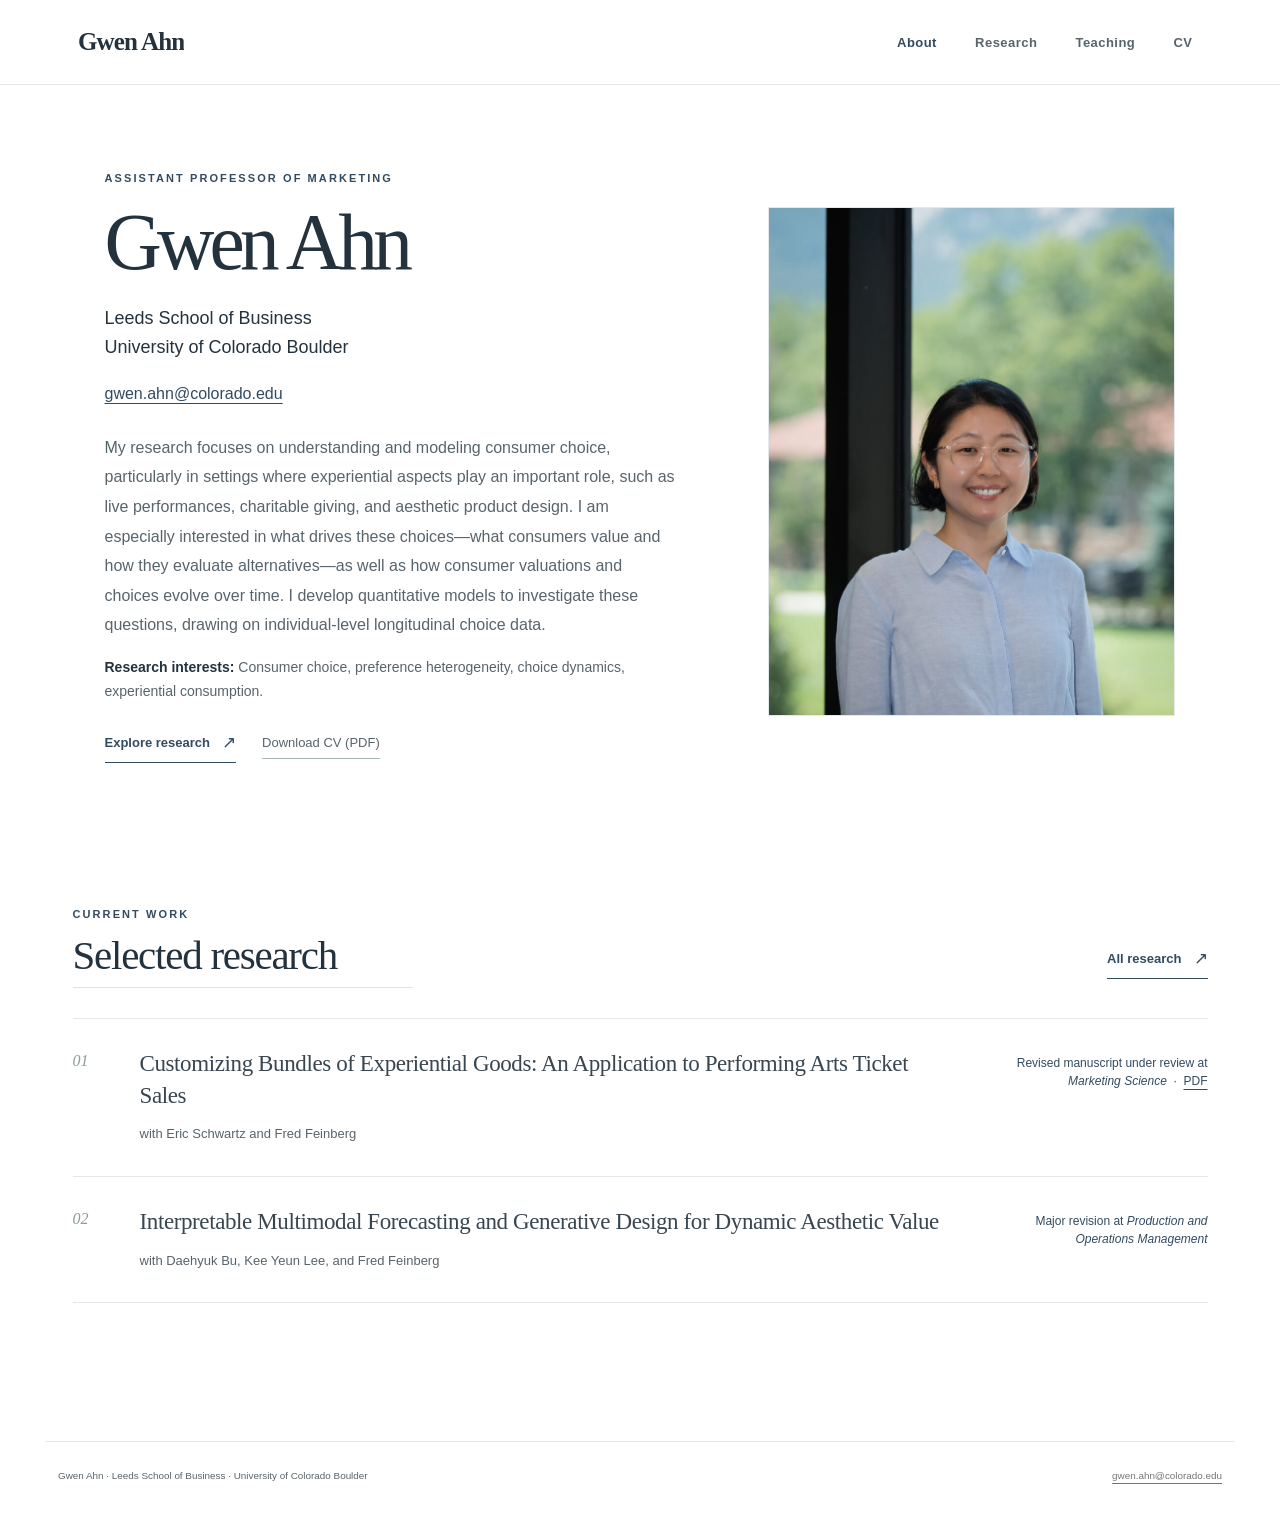
<file: index.html>
<!DOCTYPE html>
<html xmlns="http://www.w3.org/1999/xhtml" lang="en" xml:lang="en"><head>

<meta charset="utf-8">
<meta name="generator" content="quarto-1.10.19">

<meta name="viewport" content="width=device-width, initial-scale=1.0, user-scalable=yes">


<title>About | Gwen Ahn – Gwen Ahn</title>
<style>
/* Default styles provided by pandoc.
** See https://pandoc.org/MANUAL.html#variables-for-html for config info.
*/
span.smallcaps{font-variant: small-caps;}
div.columns{display: flex; gap: 1.5em;}
div.column{flex: auto;}
@media screen {
div.columns{gap: min(4vw, 1.5em);}
div.column{overflow-x: auto;}
}
div.hanging-indent{margin-left: 1.5em; text-indent: -1.5em;}
ul.task-list{list-style: none;}
ul.task-list li input[type="checkbox"] {
  width: 0.8em;
  margin: 0 0.8em 0.2em -1em; /* quarto-specific, see https://github.com/quarto-dev/quarto-cli/issues/4556 */ 
  vertical-align: middle;
}
</style>


<script src="site_libs/quarto-nav/quarto-nav.js"></script>
<script src="site_libs/quarto-nav/headroom.min.js"></script>
<script src="site_libs/clipboard/clipboard.min.js"></script>
<script src="site_libs/quarto-search/autocomplete.umd.js"></script>
<script src="site_libs/quarto-search/fuse.min.js"></script>
<script src="site_libs/quarto-search/quarto-search.js"></script>
<meta name="quarto:offset" content="./">
<script src="site_libs/quarto-html/quarto.js" type="module"></script>
<script src="site_libs/quarto-html/tabsets/tabsets.js" type="module"></script>
<script src="site_libs/quarto-html/popper.min.js"></script>
<script src="site_libs/quarto-html/tippy.umd.min.js"></script>
<link href="site_libs/quarto-html/tippy.css" rel="stylesheet">
<link href="site_libs/quarto-html/quarto-syntax-highlighting-bf27225e3a48a9273f3daa8f8e829971.css" rel="stylesheet" id="quarto-text-highlighting-styles">
<script src="site_libs/bootstrap/bootstrap.min.js"></script>
<link href="site_libs/bootstrap/bootstrap-icons.css" rel="stylesheet">
<link href="site_libs/bootstrap/bootstrap-abc8c7874d3f3378f238540e9d5dee21.min.css" rel="stylesheet" append-hash="true" id="quarto-bootstrap" data-mode="light">
<script id="quarto-search-options" type="application/json">{
  "location": "navbar",
  "copy-button": false,
  "collapse-after": 3,
  "panel-placement": "end",
  "type": "overlay",
  "limit": 50,
  "keyboard-shortcut": [
    "f",
    "/",
    "s"
  ],
  "show-item-context": false,
  "language": {
    "search-no-results-text": "No results",
    "search-matching-documents-text": "matching documents",
    "search-copy-link-title": "Copy link to search",
    "search-hide-matches-text": "Hide additional matches",
    "search-more-match-text": "more match in this document",
    "search-more-matches-text": "more matches in this document",
    "search-clear-button-title": "Clear",
    "search-text-placeholder": "",
    "search-detached-cancel-button-title": "Cancel",
    "search-submit-button-title": "Submit",
    "search-label": "Search"
  }
}</script>
<style>html{ scroll-behavior: smooth; }</style>


<link rel="stylesheet" href="styles.css">
<meta property="og:title" content="About | Gwen Ahn – Gwen Ahn">
<meta property="og:image" content="https://gwenahn.com/assets/headshot.jpg">
<meta property="og:site_name" content="Gwen Ahn">
<meta property="og:image:alt" content="Gwen Ahn">
</head>

<body class="nav-fixed quarto-light">

<div id="quarto-search-results"></div>
  <header id="quarto-header" class="headroom fixed-top">
    <nav class="navbar navbar-expand-lg " data-bs-theme="dark">
      <div class="navbar-container container-fluid">
      <div class="navbar-brand-container mx-auto">
    <a class="navbar-brand" href="./index.html">
    <span class="navbar-title">Gwen Ahn</span>
    </a>
  </div>
          <button class="navbar-toggler" type="button" data-bs-toggle="collapse" data-bs-target="#navbarCollapse" aria-controls="navbarCollapse" role="menu" aria-expanded="false" aria-label="Toggle navigation" onclick="if (window.quartoToggleHeadroom) { window.quartoToggleHeadroom(); }">
  <span class="navbar-toggler-icon"></span>
</button>
          <div class="collapse navbar-collapse" id="navbarCollapse">
            <ul class="navbar-nav navbar-nav-scroll ms-auto">
  <li class="nav-item">
    <a class="nav-link active" href="./index.html" aria-current="page"> 
<span class="menu-text">About</span></a>
  </li>  
  <li class="nav-item">
    <a class="nav-link" href="./research.html"> 
<span class="menu-text">Research</span></a>
  </li>  
  <li class="nav-item">
    <a class="nav-link" href="./teaching.html"> 
<span class="menu-text">Teaching</span></a>
  </li>  
  <li class="nav-item">
    <a class="nav-link" href="./assets/Gwen_Ahn_CV.pdf"> 
<span class="menu-text">CV</span></a>
  </li>  
</ul>
          </div> <!-- /navcollapse -->
            <div class="quarto-navbar-tools">
</div>
      </div> <!-- /container-fluid -->
    </nav>
</header>
<!-- content -->
<div id="quarto-content" class="quarto-container page-columns page-rows-contents page-layout-full page-navbar">
<!-- sidebar -->
<!-- margin-sidebar -->
    
<!-- main -->
<main class="content column-page" id="quarto-document-content">

<header id="title-block-header" class="quarto-title-block default">
<div class="quarto-title">
<h1 class="title">About | Gwen Ahn</h1>
</div>



<div class="quarto-title-meta column-page">

    
  
    
  </div>
  


</header>


<div class="site-shell">
<section class="hero">
  <div class="hero-copy">
    <div class="eyebrow">Assistant Professor of Marketing</div>
    <h1>Gwen Ahn</h1>
<p class="hero-role">
  Leeds School of Business<br>
  University of Colorado Boulder
</p>
<p class="hero-contact">
  <a href="mailto:gwen.ahn@colorado.edu">gwen.ahn@colorado.edu</a>
</p>
<p class="hero-description">My research focuses on understanding and modeling consumer choice, particularly in settings where experiential aspects play an important role, such as live performances, charitable giving, and aesthetic product design.
I am especially interested in what drives these choices—what consumers value and how they evaluate alternatives—as well as how consumer valuations and choices evolve over time. I develop quantitative models to investigate these questions, drawing on individual-level longitudinal choice data.
</p>
    <p class="research-interests"><strong>Research interests:</strong> Consumer choice, preference heterogeneity, choice dynamics, experiential consumption.</p>
    <div class="hero-links"><a class="text-link" href="research.html">Explore research</a><a class="secondary-link" href="assets/Gwen_Ahn_CV.pdf">Download CV (PDF)</a></div>
  </div>
  <figure class="hero-portrait figure">
    <img class="headshot figure-img" src="assets/headshot.jpg" alt="Gwen Ahn">
  </figure>
</section>
</div>

<section class="section-wrap">
 <div class="section-header"><div><div class="eyebrow">Current work</div><h2>Selected research</h2></div><a class="text-link" href="research.html">All research</a></div>
<article class="research-entry">
  <span class="entry-number">01</span>
  <div>
    <h3 class="entry-title">Customizing Bundles of Experiential Goods: An Application to Performing Arts Ticket Sales</h3>
    <p class="entry-authors">with Eric Schwartz and Fred Feinberg</p>
  </div>
  <div class="entry-status">
    Revised manuscript under review at <em>Marketing Science</em>
    &nbsp;·&nbsp;
    <a href="https://www.dropbox.com/scl/fi/5rtzil664ib4hyb0khv69/Customizing-Bundles-of-Experiential-Goods_October2026.pdf?rlkey=ipe2bib7w72dfsyi358u3fqth&amp;dl=0" target="_blank" rel="noopener noreferrer">PDF</a>
  </div>
</article>
<article class="research-entry"><span class="entry-number">02</span><div><h3 class="entry-title">Interpretable Multimodal Forecasting and Generative Design for Dynamic Aesthetic Value</h3><p class="entry-authors">with Daehyuk Bu, Kee Yeun Lee, and Fred Feinberg</p></div><div class="entry-status">Major revision at <em>Production and Operations Management</em></div></article>
</section>



</main> <!-- /main -->
<script id="quarto-html-after-body" type="application/javascript">
  window.document.addEventListener("DOMContentLoaded", function (event) {
    const isCodeAnnotation = (el) => {
      for (const clz of el.classList) {
        if (clz.startsWith('code-annotation-')) {                     
          return true;
        }
      }
      return false;
    }
    const onCopySuccess = function(e) {
      // button target
      const button = e.trigger;
      // don't keep focus
      button.blur();
      // flash "checked"
      button.classList.add('code-copy-button-checked');
      var currentTitle = button.getAttribute("title");
      button.setAttribute("title", "Copied!");
      let tooltip;
      if (window.bootstrap) {
        button.setAttribute("data-bs-toggle", "tooltip");
        button.setAttribute("data-bs-placement", "left");
        button.setAttribute("data-bs-title", "Copied!");
        tooltip = new bootstrap.Tooltip(button, 
          { trigger: "manual", 
            customClass: "code-copy-button-tooltip",
            offset: [0, -8]});
        tooltip.show();    
      }
      setTimeout(function() {
        if (tooltip) {
          tooltip.hide();
          button.removeAttribute("data-bs-title");
          button.removeAttribute("data-bs-toggle");
          button.removeAttribute("data-bs-placement");
        }
        button.setAttribute("title", currentTitle);
        button.classList.remove('code-copy-button-checked');
      }, 1000);
      // clear code selection
      e.clearSelection();
    }
    const getTextToCopy = function(trigger) {
      const outerScaffold = trigger.parentElement.cloneNode(true);
      const codeEl = outerScaffold.querySelector('code');
      for (const childEl of codeEl.children) {
        if (isCodeAnnotation(childEl)) {
          childEl.remove();
        }
      }
      return codeEl.innerText;
    }
    const clipboard = new window.ClipboardJS('.code-copy-button:not([data-in-quarto-modal])', {
      text: getTextToCopy
    });
    clipboard.on('success', onCopySuccess);
    if (window.document.getElementById('quarto-embedded-source-code-modal')) {
      const clipboardModal = new window.ClipboardJS('.code-copy-button[data-in-quarto-modal]', {
        text: getTextToCopy,
        container: window.document.getElementById('quarto-embedded-source-code-modal')
      });
      clipboardModal.on('success', onCopySuccess);
    }
      var localhostRegex = new RegExp(/^(?:http|https):\/\/localhost\:?[0-9]*\//);
      var mailtoRegex = new RegExp(/^mailto:/);
        var filterRegex = new RegExp("https:\/\/gwenahn\.com");
      var isInternal = (href) => {
          return filterRegex.test(href) || localhostRegex.test(href) || mailtoRegex.test(href);
      }
      // Inspect non-navigation links and adorn them if external
     var links = window.document.querySelectorAll('a[href]:not(.nav-link):not(.navbar-brand):not(.toc-action):not(.sidebar-link):not(.sidebar-item-toggle):not(.pagination-link):not(.no-external):not([aria-hidden]):not(.dropdown-item):not(.quarto-navigation-tool):not(.about-link)');
      for (var i=0; i<links.length; i++) {
        const link = links[i];
        if (!isInternal(link.href)) {
          // undo the damage that might have been done by quarto-nav.js in the case of
          // links that we want to consider external
          if (link.dataset.originalHref !== undefined) {
            link.href = link.dataset.originalHref;
          }
        }
      }
    function tippyHover(el, contentFn, onTriggerFn, onUntriggerFn) {
      const config = {
        allowHTML: true,
        maxWidth: 500,
        delay: 100,
        arrow: false,
        appendTo: function(el) {
            return el.parentElement;
        },
        interactive: true,
        interactiveBorder: 10,
        theme: 'quarto',
        placement: 'bottom-start',
      };
      if (contentFn) {
        config.content = contentFn;
      }
      if (onTriggerFn) {
        config.onTrigger = onTriggerFn;
      }
      if (onUntriggerFn) {
        config.onUntrigger = onUntriggerFn;
      }
      window.tippy(el, config); 
    }
    const noterefs = window.document.querySelectorAll('a[role="doc-noteref"]');
    for (var i=0; i<noterefs.length; i++) {
      const ref = noterefs[i];
      tippyHover(ref, function() {
        // use id or data attribute instead here
        let href = ref.getAttribute('data-footnote-href') || ref.getAttribute('href');
        try { href = new URL(href).hash; } catch {}
        const id = href.replace(/^#\/?/, "");
        const note = window.document.getElementById(id);
        if (note) {
          return note.innerHTML;
        } else {
          return "";
        }
      });
    }
    const xrefs = window.document.querySelectorAll('a.quarto-xref');
    const processXRef = (id, note) => {
      // Strip column container classes
      const stripColumnClz = (el) => {
        el.classList.remove("page-full", "page-columns");
        if (el.children) {
          for (const child of el.children) {
            stripColumnClz(child);
          }
        }
      }
      stripColumnClz(note)
      if (id === null || id.startsWith('sec-')) {
        // Special case sections, only their first couple elements
        const container = document.createElement("div");
        if (note.children && note.children.length > 2) {
          container.appendChild(note.children[0].cloneNode(true));
          for (let i = 1; i < note.children.length; i++) {
            const child = note.children[i];
            if (child.tagName === "P" && child.innerText === "") {
              continue;
            } else {
              container.appendChild(child.cloneNode(true));
              break;
            }
          }
          if (window.Quarto?.typesetMath) {
            window.Quarto.typesetMath(container);
          }
          return container.innerHTML
        } else {
          if (window.Quarto?.typesetMath) {
            window.Quarto.typesetMath(note);
          }
          return note.innerHTML;
        }
      } else {
        // Remove any anchor links if they are present
        const anchorLink = note.querySelector('a.anchorjs-link');
        if (anchorLink) {
          anchorLink.remove();
        }
        if (window.Quarto?.typesetMath) {
          window.Quarto.typesetMath(note);
        }
        if (note.classList.contains("callout")) {
          return note.outerHTML;
        } else {
          return note.innerHTML;
        }
      }
    }
    for (var i=0; i<xrefs.length; i++) {
      const xref = xrefs[i];
      tippyHover(xref, undefined, function(instance) {
        instance.disable();
        let url = xref.getAttribute('href');
        let hash = undefined; 
        if (url.startsWith('#')) {
          hash = url;
        } else {
          try { hash = new URL(url).hash; } catch {}
        }
        if (hash) {
          const id = hash.replace(/^#\/?/, "");
          const note = window.document.getElementById(id);
          if (note !== null) {
            try {
              const html = processXRef(id, note.cloneNode(true));
              instance.setContent(html);
            } finally {
              instance.enable();
              instance.show();
            }
          } else {
            // See if we can fetch this
            fetch(url.split('#')[0])
            .then(res => res.text())
            .then(html => {
              const parser = new DOMParser();
              const htmlDoc = parser.parseFromString(html, "text/html");
              const note = htmlDoc.getElementById(id);
              if (note !== null) {
                const html = processXRef(id, note);
                instance.setContent(html);
              } 
            }).finally(() => {
              instance.enable();
              instance.show();
            });
          }
        } else {
          // See if we can fetch a full url (with no hash to target)
          // This is a special case and we should probably do some content thinning / targeting
          fetch(url)
          .then(res => res.text())
          .then(html => {
            const parser = new DOMParser();
            const htmlDoc = parser.parseFromString(html, "text/html");
            const note = htmlDoc.querySelector('main.content');
            if (note !== null) {
              // This should only happen for chapter cross references
              // (since there is no id in the URL)
              // remove the first header
              if (note.children.length > 0 && note.children[0].tagName === "HEADER") {
                note.children[0].remove();
              }
              const html = processXRef(null, note);
              instance.setContent(html);
            } 
          }).finally(() => {
            instance.enable();
            instance.show();
          });
        }
      }, function(instance) {
      });
    }
        let selectedAnnoteEl;
        const selectorForAnnotation = ( cell, annotation) => {
          let cellAttr = 'data-code-cell="' + cell + '"';
          let lineAttr = 'data-code-annotation="' +  annotation + '"';
          const selector = 'span[' + cellAttr + '][' + lineAttr + ']';
          return selector;
        }
        const selectCodeLines = (annoteEl) => {
          const doc = window.document;
          const targetCell = annoteEl.getAttribute("data-target-cell");
          const targetAnnotation = annoteEl.getAttribute("data-target-annotation");
          const annoteSpan = window.document.querySelector(selectorForAnnotation(targetCell, targetAnnotation));
          const lines = annoteSpan.getAttribute("data-code-lines").split(",");
          const lineIds = lines.map((line) => {
            return targetCell + "-" + line;
          })
          let top = null;
          let height = null;
          let parent = null;
          if (lineIds.length > 0) {
              //compute the position of the single el (top and bottom and make a div)
              const el = window.document.getElementById(lineIds[0]);
              top = el.offsetTop;
              height = el.offsetHeight;
              parent = el.parentElement.parentElement;
            if (lineIds.length > 1) {
              const lastEl = window.document.getElementById(lineIds[lineIds.length - 1]);
              const bottom = lastEl.offsetTop + lastEl.offsetHeight;
              height = bottom - top;
            }
            if (top !== null && height !== null && parent !== null) {
              // cook up a div (if necessary) and position it 
              let div = window.document.getElementById("code-annotation-line-highlight");
              if (div === null) {
                div = window.document.createElement("div");
                div.setAttribute("id", "code-annotation-line-highlight");
                div.style.position = 'absolute';
                parent.appendChild(div);
              }
              div.style.top = top - 2 + "px";
              div.style.height = height + 4 + "px";
              div.style.left = 0;
              let gutterDiv = window.document.getElementById("code-annotation-line-highlight-gutter");
              if (gutterDiv === null) {
                gutterDiv = window.document.createElement("div");
                gutterDiv.setAttribute("id", "code-annotation-line-highlight-gutter");
                gutterDiv.style.position = 'absolute';
                const codeCell = window.document.getElementById(targetCell);
                const gutter = codeCell.querySelector('.code-annotation-gutter');
                gutter.appendChild(gutterDiv);
              }
              gutterDiv.style.top = top - 2 + "px";
              gutterDiv.style.height = height + 4 + "px";
            }
            selectedAnnoteEl = annoteEl;
          }
        };
        const unselectCodeLines = () => {
          const elementsIds = ["code-annotation-line-highlight", "code-annotation-line-highlight-gutter"];
          elementsIds.forEach((elId) => {
            const div = window.document.getElementById(elId);
            if (div) {
              div.remove();
            }
          });
          selectedAnnoteEl = undefined;
        };
          // Handle positioning of the toggle
      window.addEventListener(
        "resize",
        throttle(() => {
          elRect = undefined;
          if (selectedAnnoteEl) {
            selectCodeLines(selectedAnnoteEl);
          }
        }, 10)
      );
      function throttle(fn, ms) {
      let throttle = false;
      let timer;
        return (...args) => {
          if(!throttle) { // first call gets through
              fn.apply(this, args);
              throttle = true;
          } else { // all the others get throttled
              if(timer) clearTimeout(timer); // cancel #2
              timer = setTimeout(() => {
                fn.apply(this, args);
                timer = throttle = false;
              }, ms);
          }
        };
      }
        // Attach click handler to the DT
        const annoteDls = window.document.querySelectorAll('dt[data-target-cell]');
        for (const annoteDlNode of annoteDls) {
          annoteDlNode.addEventListener('click', (event) => {
            const clickedEl = event.target;
            if (clickedEl !== selectedAnnoteEl) {
              unselectCodeLines();
              const activeEl = window.document.querySelector('dt[data-target-cell].code-annotation-active');
              if (activeEl) {
                activeEl.classList.remove('code-annotation-active');
              }
              selectCodeLines(clickedEl);
              clickedEl.classList.add('code-annotation-active');
            } else {
              // Unselect the line
              unselectCodeLines();
              clickedEl.classList.remove('code-annotation-active');
            }
          });
        }
    const findCites = (el) => {
      const parentEl = el.parentElement;
      if (parentEl) {
        const cites = parentEl.dataset.cites;
        if (cites) {
          return {
            el,
            cites: cites.split(' ')
          };
        } else {
          return findCites(el.parentElement)
        }
      } else {
        return undefined;
      }
    };
    var bibliorefs = window.document.querySelectorAll('a[role="doc-biblioref"]');
    for (var i=0; i<bibliorefs.length; i++) {
      const ref = bibliorefs[i];
      const citeInfo = findCites(ref);
      if (citeInfo) {
        tippyHover(citeInfo.el, function() {
          var popup = window.document.createElement('div');
          citeInfo.cites.forEach(function(cite) {
            var citeDiv = window.document.createElement('div');
            citeDiv.classList.add('hanging-indent');
            citeDiv.classList.add('csl-entry');
            var biblioDiv = window.document.getElementById('ref-' + cite);
            if (biblioDiv) {
              citeDiv.innerHTML = biblioDiv.innerHTML;
            }
            popup.appendChild(citeDiv);
          });
          return popup.innerHTML;
        });
      }
    }
  });
  </script>
</div> <!-- /content -->
<footer class="footer">
  <div class="nav-footer">
    <div class="nav-footer-left">
<p>Gwen Ahn · Leeds School of Business · University of Colorado Boulder</p>
</div>   
    <div class="nav-footer-center">
      &nbsp;
    </div>
    <div class="nav-footer-right">
<p><a href="mailto:gwen.ahn@colorado.edu">gwen.ahn@colorado.edu</a></p>
</div>
  </div>
</footer>




<script src="site_libs/quarto-html/zenscroll-min.js"></script>
</body></html>
</file>
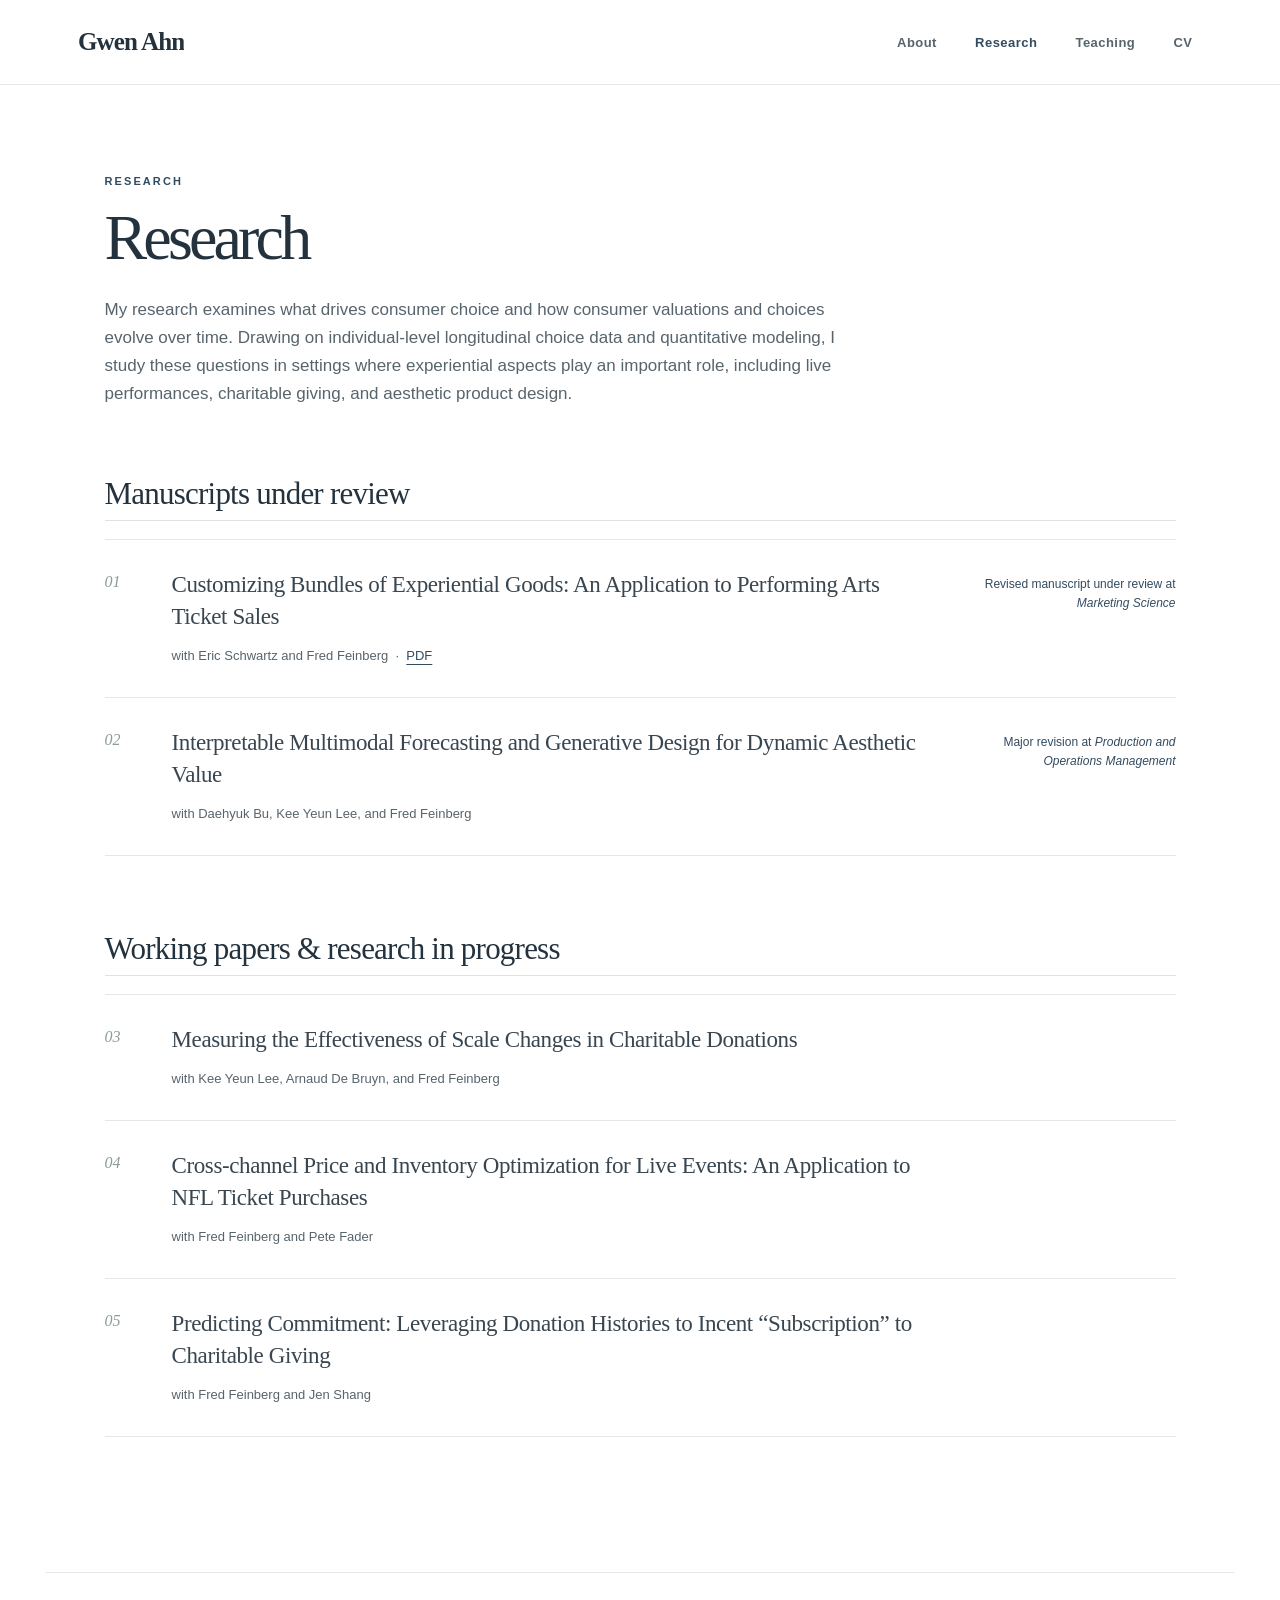
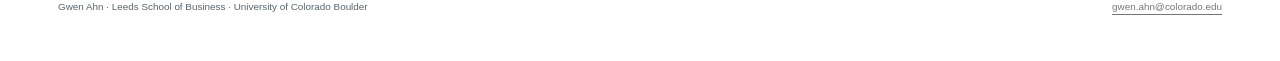
<file: research.html>
<!DOCTYPE html>
<html xmlns="http://www.w3.org/1999/xhtml" lang="en" xml:lang="en"><head>

<meta charset="utf-8">
<meta name="generator" content="quarto-1.10.19">

<meta name="viewport" content="width=device-width, initial-scale=1.0, user-scalable=yes">


<title>Research | Gwen Ahn – Gwen Ahn</title>
<style>
/* Default styles provided by pandoc.
** See https://pandoc.org/MANUAL.html#variables-for-html for config info.
*/
span.smallcaps{font-variant: small-caps;}
div.columns{display: flex; gap: 1.5em;}
div.column{flex: auto;}
@media screen {
div.columns{gap: min(4vw, 1.5em);}
div.column{overflow-x: auto;}
}
div.hanging-indent{margin-left: 1.5em; text-indent: -1.5em;}
ul.task-list{list-style: none;}
ul.task-list li input[type="checkbox"] {
  width: 0.8em;
  margin: 0 0.8em 0.2em -1em; /* quarto-specific, see https://github.com/quarto-dev/quarto-cli/issues/4556 */ 
  vertical-align: middle;
}
</style>


<script src="site_libs/quarto-nav/quarto-nav.js"></script>
<script src="site_libs/quarto-nav/headroom.min.js"></script>
<script src="site_libs/clipboard/clipboard.min.js"></script>
<script src="site_libs/quarto-search/autocomplete.umd.js"></script>
<script src="site_libs/quarto-search/fuse.min.js"></script>
<script src="site_libs/quarto-search/quarto-search.js"></script>
<meta name="quarto:offset" content="./">
<script src="site_libs/quarto-html/quarto.js" type="module"></script>
<script src="site_libs/quarto-html/tabsets/tabsets.js" type="module"></script>
<script src="site_libs/quarto-html/popper.min.js"></script>
<script src="site_libs/quarto-html/tippy.umd.min.js"></script>
<link href="site_libs/quarto-html/tippy.css" rel="stylesheet">
<link href="site_libs/quarto-html/quarto-syntax-highlighting-bf27225e3a48a9273f3daa8f8e829971.css" rel="stylesheet" id="quarto-text-highlighting-styles">
<script src="site_libs/bootstrap/bootstrap.min.js"></script>
<link href="site_libs/bootstrap/bootstrap-icons.css" rel="stylesheet">
<link href="site_libs/bootstrap/bootstrap-abc8c7874d3f3378f238540e9d5dee21.min.css" rel="stylesheet" append-hash="true" id="quarto-bootstrap" data-mode="light">
<script id="quarto-search-options" type="application/json">{
  "location": "navbar",
  "copy-button": false,
  "collapse-after": 3,
  "panel-placement": "end",
  "type": "overlay",
  "limit": 50,
  "keyboard-shortcut": [
    "f",
    "/",
    "s"
  ],
  "show-item-context": false,
  "language": {
    "search-no-results-text": "No results",
    "search-matching-documents-text": "matching documents",
    "search-copy-link-title": "Copy link to search",
    "search-hide-matches-text": "Hide additional matches",
    "search-more-match-text": "more match in this document",
    "search-more-matches-text": "more matches in this document",
    "search-clear-button-title": "Clear",
    "search-text-placeholder": "",
    "search-detached-cancel-button-title": "Cancel",
    "search-submit-button-title": "Submit",
    "search-label": "Search"
  }
}</script>
<style>html{ scroll-behavior: smooth; }</style>


<link rel="stylesheet" href="styles.css">
<meta property="og:title" content="Research | Gwen Ahn – Gwen Ahn">
<meta property="og:site_name" content="Gwen Ahn">
</head>

<body class="nav-fixed quarto-light">

<div id="quarto-search-results"></div>
  <header id="quarto-header" class="headroom fixed-top">
    <nav class="navbar navbar-expand-lg " data-bs-theme="dark">
      <div class="navbar-container container-fluid">
      <div class="navbar-brand-container mx-auto">
    <a class="navbar-brand" href="./index.html">
    <span class="navbar-title">Gwen Ahn</span>
    </a>
  </div>
          <button class="navbar-toggler" type="button" data-bs-toggle="collapse" data-bs-target="#navbarCollapse" aria-controls="navbarCollapse" role="menu" aria-expanded="false" aria-label="Toggle navigation" onclick="if (window.quartoToggleHeadroom) { window.quartoToggleHeadroom(); }">
  <span class="navbar-toggler-icon"></span>
</button>
          <div class="collapse navbar-collapse" id="navbarCollapse">
            <ul class="navbar-nav navbar-nav-scroll ms-auto">
  <li class="nav-item">
    <a class="nav-link" href="./index.html"> 
<span class="menu-text">About</span></a>
  </li>  
  <li class="nav-item">
    <a class="nav-link active" href="./research.html" aria-current="page"> 
<span class="menu-text">Research</span></a>
  </li>  
  <li class="nav-item">
    <a class="nav-link" href="./teaching.html"> 
<span class="menu-text">Teaching</span></a>
  </li>  
  <li class="nav-item">
    <a class="nav-link" href="./assets/Gwen_Ahn_CV.pdf"> 
<span class="menu-text">CV</span></a>
  </li>  
</ul>
          </div> <!-- /navcollapse -->
            <div class="quarto-navbar-tools">
</div>
      </div> <!-- /container-fluid -->
    </nav>
</header>
<!-- content -->
<div id="quarto-content" class="quarto-container page-columns page-rows-contents page-layout-full page-navbar">
<!-- sidebar -->
<!-- margin-sidebar -->
    
<!-- main -->
<main class="content column-page" id="quarto-document-content">

<header id="title-block-header" class="quarto-title-block default">
<div class="quarto-title">
<h1 class="title">Research | Gwen Ahn</h1>
</div>



<div class="quarto-title-meta column-page">

    
  
    
  </div>
  


</header>


<div class="site-shell">
<section class="page-intro"><div class="eyebrow">Research</div><h1>Research</h1><p class="lead">My research examines what drives consumer choice and how consumer valuations and choices evolve over time. Drawing on individual-level longitudinal choice data and quantitative modeling, I study these questions in settings where experiential aspects play an important role, including live performances, charitable giving, and aesthetic product design.</p></section>
<section class="content-section"><h2 class="subsection-heading">Manuscripts under review</h2>
<article class="research-entry">
  <span class="entry-number">01</span>
  <div>
    <h3 class="entry-title">Customizing Bundles of Experiential Goods: An Application to Performing Arts Ticket Sales</h3>
    <p class="entry-authors">
      with Eric Schwartz and Fred Feinberg
      &nbsp;·&nbsp;
      <a href="https://www.dropbox.com/scl/fi/5rtzil664ib4hyb0khv69/Customizing-Bundles-of-Experiential-Goods_October2026.pdf?rlkey=ipe2bib7w72dfsyi358u3fqth&amp;dl=0" target="_blank" rel="noopener noreferrer">PDF</a>
    </p>
  </div>
  <div class="entry-status">
    Revised manuscript under review at <em>Marketing Science</em>
  </div>
</article>

<article class="research-entry"><span class="entry-number">02</span><div><h3 class="entry-title">Interpretable Multimodal Forecasting and Generative Design for Dynamic Aesthetic Value</h3><p class="entry-authors">with Daehyuk Bu, Kee Yeun Lee, and Fred Feinberg</p></div><div class="entry-status">Major revision at <em>Production and Operations Management</em></div></article></section>
<section class="content-section"><h2 class="subsection-heading">Working papers &amp; research in progress</h2>
<article class="research-entry"><span class="entry-number">03</span><div><h3 class="entry-title">Measuring the Effectiveness of Scale Changes in Charitable Donations</h3><p class="entry-authors">with Kee Yeun Lee, Arnaud De Bruyn, and Fred Feinberg</p></div><div class="entry-status"></div></article>
<article class="research-entry"><span class="entry-number">04</span><div><h3 class="entry-title">Cross-channel Price and Inventory Optimization for Live Events: An Application to NFL Ticket Purchases</h3><p class="entry-authors">with Fred Feinberg and Pete Fader</p></div><div class="entry-status"></div></article>
<article class="research-entry"><span class="entry-number">05</span><div><h3 class="entry-title">Predicting Commitment: Leveraging Donation Histories to Incent “Subscription” to Charitable Giving</h3><p class="entry-authors">with Fred Feinberg and Jen Shang</p></div><div class="entry-status"></div></article></section>
</div>



</main> <!-- /main -->
<script id="quarto-html-after-body" type="application/javascript">
  window.document.addEventListener("DOMContentLoaded", function (event) {
    const isCodeAnnotation = (el) => {
      for (const clz of el.classList) {
        if (clz.startsWith('code-annotation-')) {                     
          return true;
        }
      }
      return false;
    }
    const onCopySuccess = function(e) {
      // button target
      const button = e.trigger;
      // don't keep focus
      button.blur();
      // flash "checked"
      button.classList.add('code-copy-button-checked');
      var currentTitle = button.getAttribute("title");
      button.setAttribute("title", "Copied!");
      let tooltip;
      if (window.bootstrap) {
        button.setAttribute("data-bs-toggle", "tooltip");
        button.setAttribute("data-bs-placement", "left");
        button.setAttribute("data-bs-title", "Copied!");
        tooltip = new bootstrap.Tooltip(button, 
          { trigger: "manual", 
            customClass: "code-copy-button-tooltip",
            offset: [0, -8]});
        tooltip.show();    
      }
      setTimeout(function() {
        if (tooltip) {
          tooltip.hide();
          button.removeAttribute("data-bs-title");
          button.removeAttribute("data-bs-toggle");
          button.removeAttribute("data-bs-placement");
        }
        button.setAttribute("title", currentTitle);
        button.classList.remove('code-copy-button-checked');
      }, 1000);
      // clear code selection
      e.clearSelection();
    }
    const getTextToCopy = function(trigger) {
      const outerScaffold = trigger.parentElement.cloneNode(true);
      const codeEl = outerScaffold.querySelector('code');
      for (const childEl of codeEl.children) {
        if (isCodeAnnotation(childEl)) {
          childEl.remove();
        }
      }
      return codeEl.innerText;
    }
    const clipboard = new window.ClipboardJS('.code-copy-button:not([data-in-quarto-modal])', {
      text: getTextToCopy
    });
    clipboard.on('success', onCopySuccess);
    if (window.document.getElementById('quarto-embedded-source-code-modal')) {
      const clipboardModal = new window.ClipboardJS('.code-copy-button[data-in-quarto-modal]', {
        text: getTextToCopy,
        container: window.document.getElementById('quarto-embedded-source-code-modal')
      });
      clipboardModal.on('success', onCopySuccess);
    }
      var localhostRegex = new RegExp(/^(?:http|https):\/\/localhost\:?[0-9]*\//);
      var mailtoRegex = new RegExp(/^mailto:/);
        var filterRegex = new RegExp("https:\/\/gwenahn\.com");
      var isInternal = (href) => {
          return filterRegex.test(href) || localhostRegex.test(href) || mailtoRegex.test(href);
      }
      // Inspect non-navigation links and adorn them if external
     var links = window.document.querySelectorAll('a[href]:not(.nav-link):not(.navbar-brand):not(.toc-action):not(.sidebar-link):not(.sidebar-item-toggle):not(.pagination-link):not(.no-external):not([aria-hidden]):not(.dropdown-item):not(.quarto-navigation-tool):not(.about-link)');
      for (var i=0; i<links.length; i++) {
        const link = links[i];
        if (!isInternal(link.href)) {
          // undo the damage that might have been done by quarto-nav.js in the case of
          // links that we want to consider external
          if (link.dataset.originalHref !== undefined) {
            link.href = link.dataset.originalHref;
          }
        }
      }
    function tippyHover(el, contentFn, onTriggerFn, onUntriggerFn) {
      const config = {
        allowHTML: true,
        maxWidth: 500,
        delay: 100,
        arrow: false,
        appendTo: function(el) {
            return el.parentElement;
        },
        interactive: true,
        interactiveBorder: 10,
        theme: 'quarto',
        placement: 'bottom-start',
      };
      if (contentFn) {
        config.content = contentFn;
      }
      if (onTriggerFn) {
        config.onTrigger = onTriggerFn;
      }
      if (onUntriggerFn) {
        config.onUntrigger = onUntriggerFn;
      }
      window.tippy(el, config); 
    }
    const noterefs = window.document.querySelectorAll('a[role="doc-noteref"]');
    for (var i=0; i<noterefs.length; i++) {
      const ref = noterefs[i];
      tippyHover(ref, function() {
        // use id or data attribute instead here
        let href = ref.getAttribute('data-footnote-href') || ref.getAttribute('href');
        try { href = new URL(href).hash; } catch {}
        const id = href.replace(/^#\/?/, "");
        const note = window.document.getElementById(id);
        if (note) {
          return note.innerHTML;
        } else {
          return "";
        }
      });
    }
    const xrefs = window.document.querySelectorAll('a.quarto-xref');
    const processXRef = (id, note) => {
      // Strip column container classes
      const stripColumnClz = (el) => {
        el.classList.remove("page-full", "page-columns");
        if (el.children) {
          for (const child of el.children) {
            stripColumnClz(child);
          }
        }
      }
      stripColumnClz(note)
      if (id === null || id.startsWith('sec-')) {
        // Special case sections, only their first couple elements
        const container = document.createElement("div");
        if (note.children && note.children.length > 2) {
          container.appendChild(note.children[0].cloneNode(true));
          for (let i = 1; i < note.children.length; i++) {
            const child = note.children[i];
            if (child.tagName === "P" && child.innerText === "") {
              continue;
            } else {
              container.appendChild(child.cloneNode(true));
              break;
            }
          }
          if (window.Quarto?.typesetMath) {
            window.Quarto.typesetMath(container);
          }
          return container.innerHTML
        } else {
          if (window.Quarto?.typesetMath) {
            window.Quarto.typesetMath(note);
          }
          return note.innerHTML;
        }
      } else {
        // Remove any anchor links if they are present
        const anchorLink = note.querySelector('a.anchorjs-link');
        if (anchorLink) {
          anchorLink.remove();
        }
        if (window.Quarto?.typesetMath) {
          window.Quarto.typesetMath(note);
        }
        if (note.classList.contains("callout")) {
          return note.outerHTML;
        } else {
          return note.innerHTML;
        }
      }
    }
    for (var i=0; i<xrefs.length; i++) {
      const xref = xrefs[i];
      tippyHover(xref, undefined, function(instance) {
        instance.disable();
        let url = xref.getAttribute('href');
        let hash = undefined; 
        if (url.startsWith('#')) {
          hash = url;
        } else {
          try { hash = new URL(url).hash; } catch {}
        }
        if (hash) {
          const id = hash.replace(/^#\/?/, "");
          const note = window.document.getElementById(id);
          if (note !== null) {
            try {
              const html = processXRef(id, note.cloneNode(true));
              instance.setContent(html);
            } finally {
              instance.enable();
              instance.show();
            }
          } else {
            // See if we can fetch this
            fetch(url.split('#')[0])
            .then(res => res.text())
            .then(html => {
              const parser = new DOMParser();
              const htmlDoc = parser.parseFromString(html, "text/html");
              const note = htmlDoc.getElementById(id);
              if (note !== null) {
                const html = processXRef(id, note);
                instance.setContent(html);
              } 
            }).finally(() => {
              instance.enable();
              instance.show();
            });
          }
        } else {
          // See if we can fetch a full url (with no hash to target)
          // This is a special case and we should probably do some content thinning / targeting
          fetch(url)
          .then(res => res.text())
          .then(html => {
            const parser = new DOMParser();
            const htmlDoc = parser.parseFromString(html, "text/html");
            const note = htmlDoc.querySelector('main.content');
            if (note !== null) {
              // This should only happen for chapter cross references
              // (since there is no id in the URL)
              // remove the first header
              if (note.children.length > 0 && note.children[0].tagName === "HEADER") {
                note.children[0].remove();
              }
              const html = processXRef(null, note);
              instance.setContent(html);
            } 
          }).finally(() => {
            instance.enable();
            instance.show();
          });
        }
      }, function(instance) {
      });
    }
        let selectedAnnoteEl;
        const selectorForAnnotation = ( cell, annotation) => {
          let cellAttr = 'data-code-cell="' + cell + '"';
          let lineAttr = 'data-code-annotation="' +  annotation + '"';
          const selector = 'span[' + cellAttr + '][' + lineAttr + ']';
          return selector;
        }
        const selectCodeLines = (annoteEl) => {
          const doc = window.document;
          const targetCell = annoteEl.getAttribute("data-target-cell");
          const targetAnnotation = annoteEl.getAttribute("data-target-annotation");
          const annoteSpan = window.document.querySelector(selectorForAnnotation(targetCell, targetAnnotation));
          const lines = annoteSpan.getAttribute("data-code-lines").split(",");
          const lineIds = lines.map((line) => {
            return targetCell + "-" + line;
          })
          let top = null;
          let height = null;
          let parent = null;
          if (lineIds.length > 0) {
              //compute the position of the single el (top and bottom and make a div)
              const el = window.document.getElementById(lineIds[0]);
              top = el.offsetTop;
              height = el.offsetHeight;
              parent = el.parentElement.parentElement;
            if (lineIds.length > 1) {
              const lastEl = window.document.getElementById(lineIds[lineIds.length - 1]);
              const bottom = lastEl.offsetTop + lastEl.offsetHeight;
              height = bottom - top;
            }
            if (top !== null && height !== null && parent !== null) {
              // cook up a div (if necessary) and position it 
              let div = window.document.getElementById("code-annotation-line-highlight");
              if (div === null) {
                div = window.document.createElement("div");
                div.setAttribute("id", "code-annotation-line-highlight");
                div.style.position = 'absolute';
                parent.appendChild(div);
              }
              div.style.top = top - 2 + "px";
              div.style.height = height + 4 + "px";
              div.style.left = 0;
              let gutterDiv = window.document.getElementById("code-annotation-line-highlight-gutter");
              if (gutterDiv === null) {
                gutterDiv = window.document.createElement("div");
                gutterDiv.setAttribute("id", "code-annotation-line-highlight-gutter");
                gutterDiv.style.position = 'absolute';
                const codeCell = window.document.getElementById(targetCell);
                const gutter = codeCell.querySelector('.code-annotation-gutter');
                gutter.appendChild(gutterDiv);
              }
              gutterDiv.style.top = top - 2 + "px";
              gutterDiv.style.height = height + 4 + "px";
            }
            selectedAnnoteEl = annoteEl;
          }
        };
        const unselectCodeLines = () => {
          const elementsIds = ["code-annotation-line-highlight", "code-annotation-line-highlight-gutter"];
          elementsIds.forEach((elId) => {
            const div = window.document.getElementById(elId);
            if (div) {
              div.remove();
            }
          });
          selectedAnnoteEl = undefined;
        };
          // Handle positioning of the toggle
      window.addEventListener(
        "resize",
        throttle(() => {
          elRect = undefined;
          if (selectedAnnoteEl) {
            selectCodeLines(selectedAnnoteEl);
          }
        }, 10)
      );
      function throttle(fn, ms) {
      let throttle = false;
      let timer;
        return (...args) => {
          if(!throttle) { // first call gets through
              fn.apply(this, args);
              throttle = true;
          } else { // all the others get throttled
              if(timer) clearTimeout(timer); // cancel #2
              timer = setTimeout(() => {
                fn.apply(this, args);
                timer = throttle = false;
              }, ms);
          }
        };
      }
        // Attach click handler to the DT
        const annoteDls = window.document.querySelectorAll('dt[data-target-cell]');
        for (const annoteDlNode of annoteDls) {
          annoteDlNode.addEventListener('click', (event) => {
            const clickedEl = event.target;
            if (clickedEl !== selectedAnnoteEl) {
              unselectCodeLines();
              const activeEl = window.document.querySelector('dt[data-target-cell].code-annotation-active');
              if (activeEl) {
                activeEl.classList.remove('code-annotation-active');
              }
              selectCodeLines(clickedEl);
              clickedEl.classList.add('code-annotation-active');
            } else {
              // Unselect the line
              unselectCodeLines();
              clickedEl.classList.remove('code-annotation-active');
            }
          });
        }
    const findCites = (el) => {
      const parentEl = el.parentElement;
      if (parentEl) {
        const cites = parentEl.dataset.cites;
        if (cites) {
          return {
            el,
            cites: cites.split(' ')
          };
        } else {
          return findCites(el.parentElement)
        }
      } else {
        return undefined;
      }
    };
    var bibliorefs = window.document.querySelectorAll('a[role="doc-biblioref"]');
    for (var i=0; i<bibliorefs.length; i++) {
      const ref = bibliorefs[i];
      const citeInfo = findCites(ref);
      if (citeInfo) {
        tippyHover(citeInfo.el, function() {
          var popup = window.document.createElement('div');
          citeInfo.cites.forEach(function(cite) {
            var citeDiv = window.document.createElement('div');
            citeDiv.classList.add('hanging-indent');
            citeDiv.classList.add('csl-entry');
            var biblioDiv = window.document.getElementById('ref-' + cite);
            if (biblioDiv) {
              citeDiv.innerHTML = biblioDiv.innerHTML;
            }
            popup.appendChild(citeDiv);
          });
          return popup.innerHTML;
        });
      }
    }
  });
  </script>
</div> <!-- /content -->
<footer class="footer">
  <div class="nav-footer">
    <div class="nav-footer-left">
<p>Gwen Ahn · Leeds School of Business · University of Colorado Boulder</p>
</div>   
    <div class="nav-footer-center">
      &nbsp;
    </div>
    <div class="nav-footer-right">
<p><a href="mailto:gwen.ahn@colorado.edu">gwen.ahn@colorado.edu</a></p>
</div>
  </div>
</footer>




<script src="site_libs/quarto-html/zenscroll-min.js"></script>
</body></html>
</file>
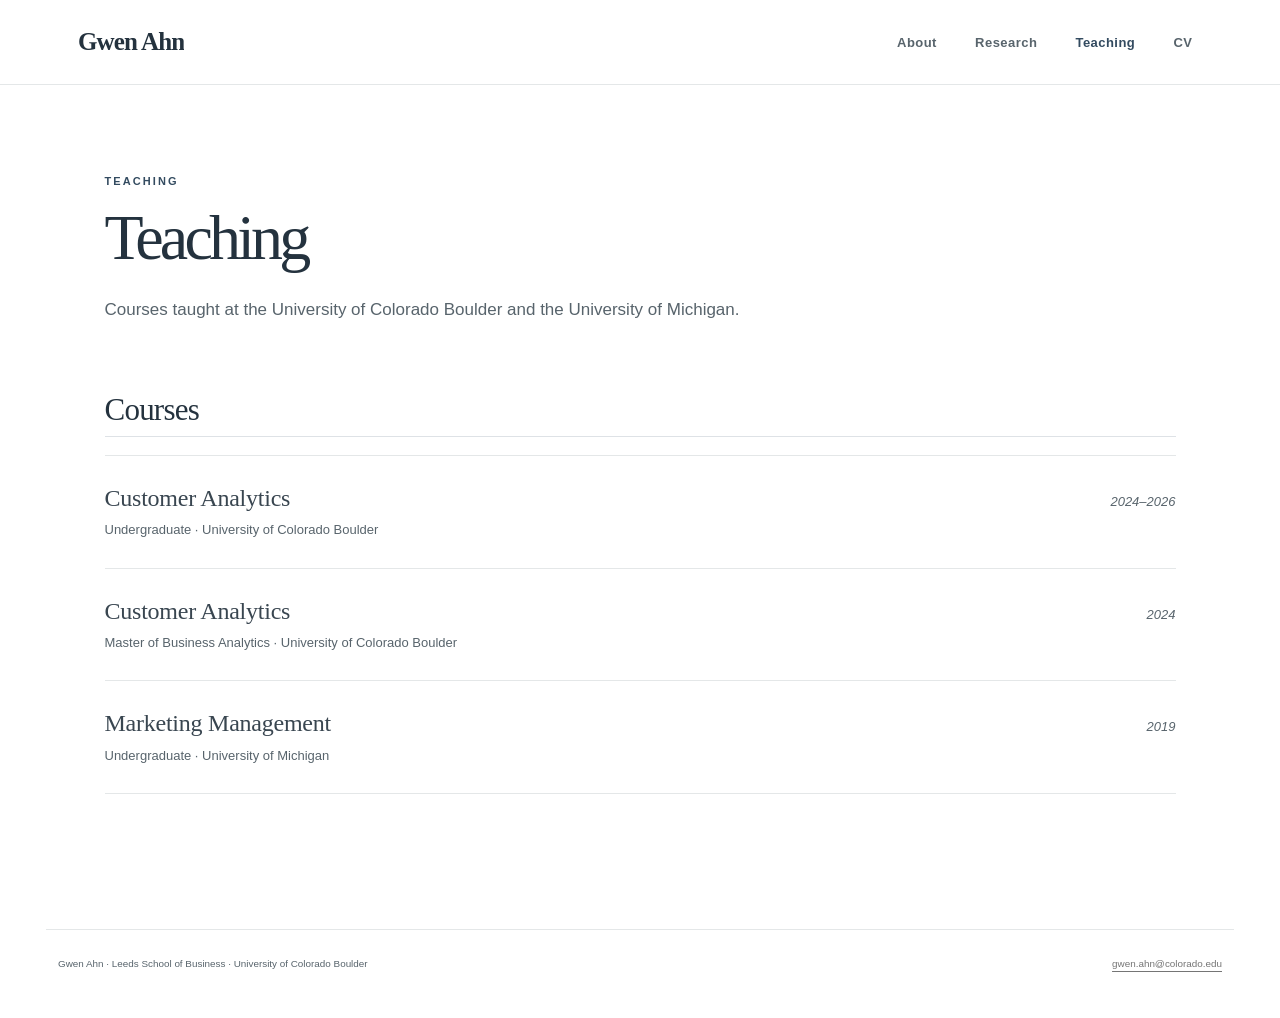
<file: teaching.html>
<!DOCTYPE html>
<html xmlns="http://www.w3.org/1999/xhtml" lang="en" xml:lang="en"><head>

<meta charset="utf-8">
<meta name="generator" content="quarto-1.10.19">

<meta name="viewport" content="width=device-width, initial-scale=1.0, user-scalable=yes">


<title>Teaching | Gwen Ahn – Gwen Ahn</title>
<style>
/* Default styles provided by pandoc.
** See https://pandoc.org/MANUAL.html#variables-for-html for config info.
*/
span.smallcaps{font-variant: small-caps;}
div.columns{display: flex; gap: 1.5em;}
div.column{flex: auto;}
@media screen {
div.columns{gap: min(4vw, 1.5em);}
div.column{overflow-x: auto;}
}
div.hanging-indent{margin-left: 1.5em; text-indent: -1.5em;}
ul.task-list{list-style: none;}
ul.task-list li input[type="checkbox"] {
  width: 0.8em;
  margin: 0 0.8em 0.2em -1em; /* quarto-specific, see https://github.com/quarto-dev/quarto-cli/issues/4556 */ 
  vertical-align: middle;
}
</style>


<script src="site_libs/quarto-nav/quarto-nav.js"></script>
<script src="site_libs/quarto-nav/headroom.min.js"></script>
<script src="site_libs/clipboard/clipboard.min.js"></script>
<script src="site_libs/quarto-search/autocomplete.umd.js"></script>
<script src="site_libs/quarto-search/fuse.min.js"></script>
<script src="site_libs/quarto-search/quarto-search.js"></script>
<meta name="quarto:offset" content="./">
<script src="site_libs/quarto-html/quarto.js" type="module"></script>
<script src="site_libs/quarto-html/tabsets/tabsets.js" type="module"></script>
<script src="site_libs/quarto-html/popper.min.js"></script>
<script src="site_libs/quarto-html/tippy.umd.min.js"></script>
<link href="site_libs/quarto-html/tippy.css" rel="stylesheet">
<link href="site_libs/quarto-html/quarto-syntax-highlighting-bf27225e3a48a9273f3daa8f8e829971.css" rel="stylesheet" id="quarto-text-highlighting-styles">
<script src="site_libs/bootstrap/bootstrap.min.js"></script>
<link href="site_libs/bootstrap/bootstrap-icons.css" rel="stylesheet">
<link href="site_libs/bootstrap/bootstrap-abc8c7874d3f3378f238540e9d5dee21.min.css" rel="stylesheet" append-hash="true" id="quarto-bootstrap" data-mode="light">
<script id="quarto-search-options" type="application/json">{
  "location": "navbar",
  "copy-button": false,
  "collapse-after": 3,
  "panel-placement": "end",
  "type": "overlay",
  "limit": 50,
  "keyboard-shortcut": [
    "f",
    "/",
    "s"
  ],
  "show-item-context": false,
  "language": {
    "search-no-results-text": "No results",
    "search-matching-documents-text": "matching documents",
    "search-copy-link-title": "Copy link to search",
    "search-hide-matches-text": "Hide additional matches",
    "search-more-match-text": "more match in this document",
    "search-more-matches-text": "more matches in this document",
    "search-clear-button-title": "Clear",
    "search-text-placeholder": "",
    "search-detached-cancel-button-title": "Cancel",
    "search-submit-button-title": "Submit",
    "search-label": "Search"
  }
}</script>
<style>html{ scroll-behavior: smooth; }</style>


<link rel="stylesheet" href="styles.css">
<meta property="og:title" content="Teaching | Gwen Ahn – Gwen Ahn">
<meta property="og:site_name" content="Gwen Ahn">
</head>

<body class="nav-fixed quarto-light">

<div id="quarto-search-results"></div>
  <header id="quarto-header" class="headroom fixed-top">
    <nav class="navbar navbar-expand-lg " data-bs-theme="dark">
      <div class="navbar-container container-fluid">
      <div class="navbar-brand-container mx-auto">
    <a class="navbar-brand" href="./index.html">
    <span class="navbar-title">Gwen Ahn</span>
    </a>
  </div>
          <button class="navbar-toggler" type="button" data-bs-toggle="collapse" data-bs-target="#navbarCollapse" aria-controls="navbarCollapse" role="menu" aria-expanded="false" aria-label="Toggle navigation" onclick="if (window.quartoToggleHeadroom) { window.quartoToggleHeadroom(); }">
  <span class="navbar-toggler-icon"></span>
</button>
          <div class="collapse navbar-collapse" id="navbarCollapse">
            <ul class="navbar-nav navbar-nav-scroll ms-auto">
  <li class="nav-item">
    <a class="nav-link" href="./index.html"> 
<span class="menu-text">About</span></a>
  </li>  
  <li class="nav-item">
    <a class="nav-link" href="./research.html"> 
<span class="menu-text">Research</span></a>
  </li>  
  <li class="nav-item">
    <a class="nav-link active" href="./teaching.html" aria-current="page"> 
<span class="menu-text">Teaching</span></a>
  </li>  
  <li class="nav-item">
    <a class="nav-link" href="./assets/Gwen_Ahn_CV.pdf"> 
<span class="menu-text">CV</span></a>
  </li>  
</ul>
          </div> <!-- /navcollapse -->
            <div class="quarto-navbar-tools">
</div>
      </div> <!-- /container-fluid -->
    </nav>
</header>
<!-- content -->
<div id="quarto-content" class="quarto-container page-columns page-rows-contents page-layout-full page-navbar">
<!-- sidebar -->
<!-- margin-sidebar -->
    
<!-- main -->
<main class="content column-page" id="quarto-document-content">

<header id="title-block-header" class="quarto-title-block default">
<div class="quarto-title">
<h1 class="title">Teaching | Gwen Ahn</h1>
</div>



<div class="quarto-title-meta column-page">

    
  
    
  </div>
  


</header>


<div class="site-shell">
<section class="page-intro"><div class="eyebrow">Teaching</div><h1>Teaching</h1><p class="lead">Courses taught at the University of Colorado Boulder and the University of Michigan.</p></section>
<section class="content-section"><h2 class="subsection-heading">Courses</h2>
<div class="teaching-entry"><div><h3>Customer Analytics</h3><p>Undergraduate · University of Colorado Boulder</p></div><span class="years">2024–2026</span></div>
<div class="teaching-entry"><div><h3>Customer Analytics</h3><p>Master of Business Analytics · University of Colorado Boulder</p></div><span class="years">2024</span></div>
<div class="teaching-entry"><div><h3>Marketing Management</h3><p>Undergraduate · University of Michigan</p></div><span class="years">2019</span></div>
</section>
</div>



</main> <!-- /main -->
<script id="quarto-html-after-body" type="application/javascript">
  window.document.addEventListener("DOMContentLoaded", function (event) {
    const isCodeAnnotation = (el) => {
      for (const clz of el.classList) {
        if (clz.startsWith('code-annotation-')) {                     
          return true;
        }
      }
      return false;
    }
    const onCopySuccess = function(e) {
      // button target
      const button = e.trigger;
      // don't keep focus
      button.blur();
      // flash "checked"
      button.classList.add('code-copy-button-checked');
      var currentTitle = button.getAttribute("title");
      button.setAttribute("title", "Copied!");
      let tooltip;
      if (window.bootstrap) {
        button.setAttribute("data-bs-toggle", "tooltip");
        button.setAttribute("data-bs-placement", "left");
        button.setAttribute("data-bs-title", "Copied!");
        tooltip = new bootstrap.Tooltip(button, 
          { trigger: "manual", 
            customClass: "code-copy-button-tooltip",
            offset: [0, -8]});
        tooltip.show();    
      }
      setTimeout(function() {
        if (tooltip) {
          tooltip.hide();
          button.removeAttribute("data-bs-title");
          button.removeAttribute("data-bs-toggle");
          button.removeAttribute("data-bs-placement");
        }
        button.setAttribute("title", currentTitle);
        button.classList.remove('code-copy-button-checked');
      }, 1000);
      // clear code selection
      e.clearSelection();
    }
    const getTextToCopy = function(trigger) {
      const outerScaffold = trigger.parentElement.cloneNode(true);
      const codeEl = outerScaffold.querySelector('code');
      for (const childEl of codeEl.children) {
        if (isCodeAnnotation(childEl)) {
          childEl.remove();
        }
      }
      return codeEl.innerText;
    }
    const clipboard = new window.ClipboardJS('.code-copy-button:not([data-in-quarto-modal])', {
      text: getTextToCopy
    });
    clipboard.on('success', onCopySuccess);
    if (window.document.getElementById('quarto-embedded-source-code-modal')) {
      const clipboardModal = new window.ClipboardJS('.code-copy-button[data-in-quarto-modal]', {
        text: getTextToCopy,
        container: window.document.getElementById('quarto-embedded-source-code-modal')
      });
      clipboardModal.on('success', onCopySuccess);
    }
      var localhostRegex = new RegExp(/^(?:http|https):\/\/localhost\:?[0-9]*\//);
      var mailtoRegex = new RegExp(/^mailto:/);
        var filterRegex = new RegExp("https:\/\/gwenahn\.com");
      var isInternal = (href) => {
          return filterRegex.test(href) || localhostRegex.test(href) || mailtoRegex.test(href);
      }
      // Inspect non-navigation links and adorn them if external
     var links = window.document.querySelectorAll('a[href]:not(.nav-link):not(.navbar-brand):not(.toc-action):not(.sidebar-link):not(.sidebar-item-toggle):not(.pagination-link):not(.no-external):not([aria-hidden]):not(.dropdown-item):not(.quarto-navigation-tool):not(.about-link)');
      for (var i=0; i<links.length; i++) {
        const link = links[i];
        if (!isInternal(link.href)) {
          // undo the damage that might have been done by quarto-nav.js in the case of
          // links that we want to consider external
          if (link.dataset.originalHref !== undefined) {
            link.href = link.dataset.originalHref;
          }
        }
      }
    function tippyHover(el, contentFn, onTriggerFn, onUntriggerFn) {
      const config = {
        allowHTML: true,
        maxWidth: 500,
        delay: 100,
        arrow: false,
        appendTo: function(el) {
            return el.parentElement;
        },
        interactive: true,
        interactiveBorder: 10,
        theme: 'quarto',
        placement: 'bottom-start',
      };
      if (contentFn) {
        config.content = contentFn;
      }
      if (onTriggerFn) {
        config.onTrigger = onTriggerFn;
      }
      if (onUntriggerFn) {
        config.onUntrigger = onUntriggerFn;
      }
      window.tippy(el, config); 
    }
    const noterefs = window.document.querySelectorAll('a[role="doc-noteref"]');
    for (var i=0; i<noterefs.length; i++) {
      const ref = noterefs[i];
      tippyHover(ref, function() {
        // use id or data attribute instead here
        let href = ref.getAttribute('data-footnote-href') || ref.getAttribute('href');
        try { href = new URL(href).hash; } catch {}
        const id = href.replace(/^#\/?/, "");
        const note = window.document.getElementById(id);
        if (note) {
          return note.innerHTML;
        } else {
          return "";
        }
      });
    }
    const xrefs = window.document.querySelectorAll('a.quarto-xref');
    const processXRef = (id, note) => {
      // Strip column container classes
      const stripColumnClz = (el) => {
        el.classList.remove("page-full", "page-columns");
        if (el.children) {
          for (const child of el.children) {
            stripColumnClz(child);
          }
        }
      }
      stripColumnClz(note)
      if (id === null || id.startsWith('sec-')) {
        // Special case sections, only their first couple elements
        const container = document.createElement("div");
        if (note.children && note.children.length > 2) {
          container.appendChild(note.children[0].cloneNode(true));
          for (let i = 1; i < note.children.length; i++) {
            const child = note.children[i];
            if (child.tagName === "P" && child.innerText === "") {
              continue;
            } else {
              container.appendChild(child.cloneNode(true));
              break;
            }
          }
          if (window.Quarto?.typesetMath) {
            window.Quarto.typesetMath(container);
          }
          return container.innerHTML
        } else {
          if (window.Quarto?.typesetMath) {
            window.Quarto.typesetMath(note);
          }
          return note.innerHTML;
        }
      } else {
        // Remove any anchor links if they are present
        const anchorLink = note.querySelector('a.anchorjs-link');
        if (anchorLink) {
          anchorLink.remove();
        }
        if (window.Quarto?.typesetMath) {
          window.Quarto.typesetMath(note);
        }
        if (note.classList.contains("callout")) {
          return note.outerHTML;
        } else {
          return note.innerHTML;
        }
      }
    }
    for (var i=0; i<xrefs.length; i++) {
      const xref = xrefs[i];
      tippyHover(xref, undefined, function(instance) {
        instance.disable();
        let url = xref.getAttribute('href');
        let hash = undefined; 
        if (url.startsWith('#')) {
          hash = url;
        } else {
          try { hash = new URL(url).hash; } catch {}
        }
        if (hash) {
          const id = hash.replace(/^#\/?/, "");
          const note = window.document.getElementById(id);
          if (note !== null) {
            try {
              const html = processXRef(id, note.cloneNode(true));
              instance.setContent(html);
            } finally {
              instance.enable();
              instance.show();
            }
          } else {
            // See if we can fetch this
            fetch(url.split('#')[0])
            .then(res => res.text())
            .then(html => {
              const parser = new DOMParser();
              const htmlDoc = parser.parseFromString(html, "text/html");
              const note = htmlDoc.getElementById(id);
              if (note !== null) {
                const html = processXRef(id, note);
                instance.setContent(html);
              } 
            }).finally(() => {
              instance.enable();
              instance.show();
            });
          }
        } else {
          // See if we can fetch a full url (with no hash to target)
          // This is a special case and we should probably do some content thinning / targeting
          fetch(url)
          .then(res => res.text())
          .then(html => {
            const parser = new DOMParser();
            const htmlDoc = parser.parseFromString(html, "text/html");
            const note = htmlDoc.querySelector('main.content');
            if (note !== null) {
              // This should only happen for chapter cross references
              // (since there is no id in the URL)
              // remove the first header
              if (note.children.length > 0 && note.children[0].tagName === "HEADER") {
                note.children[0].remove();
              }
              const html = processXRef(null, note);
              instance.setContent(html);
            } 
          }).finally(() => {
            instance.enable();
            instance.show();
          });
        }
      }, function(instance) {
      });
    }
        let selectedAnnoteEl;
        const selectorForAnnotation = ( cell, annotation) => {
          let cellAttr = 'data-code-cell="' + cell + '"';
          let lineAttr = 'data-code-annotation="' +  annotation + '"';
          const selector = 'span[' + cellAttr + '][' + lineAttr + ']';
          return selector;
        }
        const selectCodeLines = (annoteEl) => {
          const doc = window.document;
          const targetCell = annoteEl.getAttribute("data-target-cell");
          const targetAnnotation = annoteEl.getAttribute("data-target-annotation");
          const annoteSpan = window.document.querySelector(selectorForAnnotation(targetCell, targetAnnotation));
          const lines = annoteSpan.getAttribute("data-code-lines").split(",");
          const lineIds = lines.map((line) => {
            return targetCell + "-" + line;
          })
          let top = null;
          let height = null;
          let parent = null;
          if (lineIds.length > 0) {
              //compute the position of the single el (top and bottom and make a div)
              const el = window.document.getElementById(lineIds[0]);
              top = el.offsetTop;
              height = el.offsetHeight;
              parent = el.parentElement.parentElement;
            if (lineIds.length > 1) {
              const lastEl = window.document.getElementById(lineIds[lineIds.length - 1]);
              const bottom = lastEl.offsetTop + lastEl.offsetHeight;
              height = bottom - top;
            }
            if (top !== null && height !== null && parent !== null) {
              // cook up a div (if necessary) and position it 
              let div = window.document.getElementById("code-annotation-line-highlight");
              if (div === null) {
                div = window.document.createElement("div");
                div.setAttribute("id", "code-annotation-line-highlight");
                div.style.position = 'absolute';
                parent.appendChild(div);
              }
              div.style.top = top - 2 + "px";
              div.style.height = height + 4 + "px";
              div.style.left = 0;
              let gutterDiv = window.document.getElementById("code-annotation-line-highlight-gutter");
              if (gutterDiv === null) {
                gutterDiv = window.document.createElement("div");
                gutterDiv.setAttribute("id", "code-annotation-line-highlight-gutter");
                gutterDiv.style.position = 'absolute';
                const codeCell = window.document.getElementById(targetCell);
                const gutter = codeCell.querySelector('.code-annotation-gutter');
                gutter.appendChild(gutterDiv);
              }
              gutterDiv.style.top = top - 2 + "px";
              gutterDiv.style.height = height + 4 + "px";
            }
            selectedAnnoteEl = annoteEl;
          }
        };
        const unselectCodeLines = () => {
          const elementsIds = ["code-annotation-line-highlight", "code-annotation-line-highlight-gutter"];
          elementsIds.forEach((elId) => {
            const div = window.document.getElementById(elId);
            if (div) {
              div.remove();
            }
          });
          selectedAnnoteEl = undefined;
        };
          // Handle positioning of the toggle
      window.addEventListener(
        "resize",
        throttle(() => {
          elRect = undefined;
          if (selectedAnnoteEl) {
            selectCodeLines(selectedAnnoteEl);
          }
        }, 10)
      );
      function throttle(fn, ms) {
      let throttle = false;
      let timer;
        return (...args) => {
          if(!throttle) { // first call gets through
              fn.apply(this, args);
              throttle = true;
          } else { // all the others get throttled
              if(timer) clearTimeout(timer); // cancel #2
              timer = setTimeout(() => {
                fn.apply(this, args);
                timer = throttle = false;
              }, ms);
          }
        };
      }
        // Attach click handler to the DT
        const annoteDls = window.document.querySelectorAll('dt[data-target-cell]');
        for (const annoteDlNode of annoteDls) {
          annoteDlNode.addEventListener('click', (event) => {
            const clickedEl = event.target;
            if (clickedEl !== selectedAnnoteEl) {
              unselectCodeLines();
              const activeEl = window.document.querySelector('dt[data-target-cell].code-annotation-active');
              if (activeEl) {
                activeEl.classList.remove('code-annotation-active');
              }
              selectCodeLines(clickedEl);
              clickedEl.classList.add('code-annotation-active');
            } else {
              // Unselect the line
              unselectCodeLines();
              clickedEl.classList.remove('code-annotation-active');
            }
          });
        }
    const findCites = (el) => {
      const parentEl = el.parentElement;
      if (parentEl) {
        const cites = parentEl.dataset.cites;
        if (cites) {
          return {
            el,
            cites: cites.split(' ')
          };
        } else {
          return findCites(el.parentElement)
        }
      } else {
        return undefined;
      }
    };
    var bibliorefs = window.document.querySelectorAll('a[role="doc-biblioref"]');
    for (var i=0; i<bibliorefs.length; i++) {
      const ref = bibliorefs[i];
      const citeInfo = findCites(ref);
      if (citeInfo) {
        tippyHover(citeInfo.el, function() {
          var popup = window.document.createElement('div');
          citeInfo.cites.forEach(function(cite) {
            var citeDiv = window.document.createElement('div');
            citeDiv.classList.add('hanging-indent');
            citeDiv.classList.add('csl-entry');
            var biblioDiv = window.document.getElementById('ref-' + cite);
            if (biblioDiv) {
              citeDiv.innerHTML = biblioDiv.innerHTML;
            }
            popup.appendChild(citeDiv);
          });
          return popup.innerHTML;
        });
      }
    }
  });
  </script>
</div> <!-- /content -->
<footer class="footer">
  <div class="nav-footer">
    <div class="nav-footer-left">
<p>Gwen Ahn · Leeds School of Business · University of Colorado Boulder</p>
</div>   
    <div class="nav-footer-center">
      &nbsp;
    </div>
    <div class="nav-footer-right">
<p><a href="mailto:gwen.ahn@colorado.edu">gwen.ahn@colorado.edu</a></p>
</div>
  </div>
</footer>




<script src="site_libs/quarto-html/zenscroll-min.js"></script>
</body></html>
</file>
<file: site_libs/quarto-html/tippy.css>
.tippy-box[data-animation=fade][data-state=hidden]{opacity:0}[data-tippy-root]{max-width:calc(100vw - 10px)}.tippy-box{position:relative;background-color:#333;color:#fff;border-radius:4px;font-size:14px;line-height:1.4;white-space:normal;outline:0;transition-property:transform,visibility,opacity}.tippy-box[data-placement^=top]>.tippy-arrow{bottom:0}.tippy-box[data-placement^=top]>.tippy-arrow:before{bottom:-7px;left:0;border-width:8px 8px 0;border-top-color:initial;transform-origin:center top}.tippy-box[data-placement^=bottom]>.tippy-arrow{top:0}.tippy-box[data-placement^=bottom]>.tippy-arrow:before{top:-7px;left:0;border-width:0 8px 8px;border-bottom-color:initial;transform-origin:center bottom}.tippy-box[data-placement^=left]>.tippy-arrow{right:0}.tippy-box[data-placement^=left]>.tippy-arrow:before{border-width:8px 0 8px 8px;border-left-color:initial;right:-7px;transform-origin:center left}.tippy-box[data-placement^=right]>.tippy-arrow{left:0}.tippy-box[data-placement^=right]>.tippy-arrow:before{left:-7px;border-width:8px 8px 8px 0;border-right-color:initial;transform-origin:center right}.tippy-box[data-inertia][data-state=visible]{transition-timing-function:cubic-bezier(.54,1.5,.38,1.11)}.tippy-arrow{width:16px;height:16px;color:#333}.tippy-arrow:before{content:"";position:absolute;border-color:transparent;border-style:solid}.tippy-content{position:relative;padding:5px 9px;z-index:1}
</file>
<file: site_libs/quarto-html/quarto-syntax-highlighting-bf27225e3a48a9273f3daa8f8e829971.css>
/* quarto syntax highlight colors */
:root {
  --quarto-hl-ot-color: #003B4F;
  --quarto-hl-at-color: #657422;
  --quarto-hl-ss-color: #20794D;
  --quarto-hl-an-color: #5E5E5E;
  --quarto-hl-fu-color: #4758AB;
  --quarto-hl-st-color: #20794D;
  --quarto-hl-cf-color: #003B4F;
  --quarto-hl-op-color: #5E5E5E;
  --quarto-hl-er-color: #AD0000;
  --quarto-hl-bn-color: #AD0000;
  --quarto-hl-al-color: #AD0000;
  --quarto-hl-va-color: #111111;
  --quarto-hl-bu-color: inherit;
  --quarto-hl-ex-color: inherit;
  --quarto-hl-pp-color: #AD0000;
  --quarto-hl-in-color: #5E5E5E;
  --quarto-hl-vs-color: #20794D;
  --quarto-hl-wa-color: #5E5E5E;
  --quarto-hl-do-color: #5E5E5E;
  --quarto-hl-im-color: #00769E;
  --quarto-hl-ch-color: #20794D;
  --quarto-hl-dt-color: #AD0000;
  --quarto-hl-fl-color: #AD0000;
  --quarto-hl-co-color: #5E5E5E;
  --quarto-hl-cv-color: #5E5E5E;
  --quarto-hl-cn-color: #8f5902;
  --quarto-hl-sc-color: #5E5E5E;
  --quarto-hl-dv-color: #AD0000;
  --quarto-hl-kw-color: #003B4F;
}

/* other quarto variables */
:root {
  --quarto-font-monospace: SFMono-Regular, Menlo, Monaco, Consolas, "Liberation Mono", "Courier New", monospace;
}

/* syntax highlight based on Pandoc's rules */
pre > code.sourceCode > span {
  color: #003B4F;
}

code.sourceCode > span {
  color: #003B4F;
}

div.sourceCode,
div.sourceCode pre.sourceCode {
  color: #003B4F;
}

/* Normal */
code span {
  color: #003B4F;
}

/* Alert */
code span.al {
  color: #AD0000;
  font-style: inherit;
}

/* Annotation */
code span.an {
  color: #5E5E5E;
  font-style: inherit;
}

/* Attribute */
code span.at {
  color: #657422;
  font-style: inherit;
}

/* BaseN */
code span.bn {
  color: #AD0000;
  font-style: inherit;
}

/* BuiltIn */
code span.bu {
  font-style: inherit;
}

/* ControlFlow */
code span.cf {
  color: #003B4F;
  font-weight: bold;
  font-style: inherit;
}

/* Char */
code span.ch {
  color: #20794D;
  font-style: inherit;
}

/* Constant */
code span.cn {
  color: #8f5902;
  font-style: inherit;
}

/* Comment */
code span.co {
  color: #5E5E5E;
  font-style: inherit;
}

/* CommentVar */
code span.cv {
  color: #5E5E5E;
  font-style: italic;
}

/* Documentation */
code span.do {
  color: #5E5E5E;
  font-style: italic;
}

/* DataType */
code span.dt {
  color: #AD0000;
  font-style: inherit;
}

/* DecVal */
code span.dv {
  color: #AD0000;
  font-style: inherit;
}

/* Error */
code span.er {
  color: #AD0000;
  font-style: inherit;
}

/* Extension */
code span.ex {
  font-style: inherit;
}

/* Float */
code span.fl {
  color: #AD0000;
  font-style: inherit;
}

/* Function */
code span.fu {
  color: #4758AB;
  font-style: inherit;
}

/* Import */
code span.im {
  color: #00769E;
  font-style: inherit;
}

/* Information */
code span.in {
  color: #5E5E5E;
  font-style: inherit;
}

/* Keyword */
code span.kw {
  color: #003B4F;
  font-weight: bold;
  font-style: inherit;
}

/* Operator */
code span.op {
  color: #5E5E5E;
  font-style: inherit;
}

/* Other */
code span.ot {
  color: #003B4F;
  font-style: inherit;
}

/* Preprocessor */
code span.pp {
  color: #AD0000;
  font-style: inherit;
}

/* SpecialChar */
code span.sc {
  color: #5E5E5E;
  font-style: inherit;
}

/* SpecialString */
code span.ss {
  color: #20794D;
  font-style: inherit;
}

/* String */
code span.st {
  color: #20794D;
  font-style: inherit;
}

/* Variable */
code span.va {
  color: #111111;
  font-style: inherit;
}

/* VerbatimString */
code span.vs {
  color: #20794D;
  font-style: inherit;
}

/* Warning */
code span.wa {
  color: #5E5E5E;
  font-style: italic;
}

.prevent-inlining {
  content: "</";
}

/*# sourceMappingURL=8be38f48d34c45af72792cbd699585e7.css.map */
</file>
<file: styles.css>
/* Gwen Ahn — white, research-forward academic website */
:root {
  --paper: #ffffff;
  --white: #ffffff;
  --ink: #24323e;
  --secondary: #58646c;
  --muted: #8c9697;
  --line: #e4e7e8;
  --accent: #334b60;
  --accent-soft: #f5f7f8;
  --serif: "Iowan Old Style", "Baskerville", "Palatino Linotype", "Book Antiqua", Georgia, serif;
  --sans: -apple-system, BlinkMacSystemFont, "Segoe UI", Inter, Arial, sans-serif;
}
html { scroll-behavior: smooth; }
body { background:var(--paper); color:var(--ink); font-family:var(--sans); -webkit-font-smoothing: antialiased; line-height:1.65; }
a { color:var(--accent); text-underline-offset:4px; }
a:hover { color:#253849; }
/* Quarto navbar */
#quarto-header { border-bottom: 1px solid var(--line); background:var(--paper); }
.navbar { background:var(--paper) !important; min-height:84px; box-shadow:none !important; border:0; }
.navbar .navbar-container { max-width:1188px !important; margin:0 auto; padding:0 32px; }
.navbar-brand { font:600 25px/1.2 var(--serif); color:var(--ink) !important; letter-spacing:-.035em; }
.navbar-nav .nav-link { color:var(--secondary) !important; font-size:13px; letter-spacing:.035em; font-weight:550; margin-left:19px; }
.navbar-nav .nav-link:hover,.navbar-nav .nav-link.active { color:var(--accent) !important; }
/* Quarto scaffolding */
#quarto-content { padding: 0 !important; }
#quarto-content main { margin:0 !important; padding:0 !important; max-width:none !important; }
#title-block-header { display:none !important; }
main.content { margin:0; max-width:none; }
.quarto-title-block { display:none !important; }
#quarto-footer { background:var(--paper); }
.nav-footer { max-width:1188px; margin:0 auto; padding:26px 32px 32px; color:var(--secondary); font-size:12px; border-top:1px solid var(--line); }
.site-shell { max-width:1188px; padding:0 32px; margin:0 auto; }
.eyebrow { font-size:11px; font-weight:700; letter-spacing:.19em; text-transform:uppercase; color:var(--accent); }
.hero { display:grid; grid-template-columns: minmax(0,1.17fr) minmax(275px,.83fr); align-items:center; column-gap:90px; padding:85px 0 72px; }
.hero h1, .page-intro h1 { margin:15px 0 12px; color:var(--ink); font:500 clamp(58px,6.2vw,96px)/1.03 var(--serif); letter-spacing:-.06em; }
.hero-role { color:var(--ink); font-size:18px; line-height:1.6; font-weight:450; max-width:590px; margin:20px 0; }
.hero-description { margin:25px 0 0; max-width:645px; font-size:16px; color:var(--secondary); line-height:1.85; }
.hero-links { display:flex; flex-wrap:wrap; gap:14px 26px; margin-top:25px; align-items:center; }
.text-link { white-space:nowrap; text-decoration:none; display:inline-flex; gap:12px; align-items:center; font-size:13px; font-weight:700; color:var(--accent); border-bottom:1px solid var(--accent); padding-bottom:5px; }
.text-link:after { content:'↗'; font-size:17px; font-weight:400; }
.text-link:hover { color:var(--ink); border-color:var(--ink); }
.secondary-link { text-decoration:none; color:var(--secondary); font-size:13px; border-bottom:1px solid #aab6b2; padding-bottom:5px; }
.secondary-link:hover { color:var(--ink); }
.focus-panel { padding:33px 34px 32px; border:1px solid var(--line); background:var(--white); box-shadow: 9px 9px 0 var(--accent-soft); }
.focus-panel .panel-header { font-size:10px; letter-spacing:.18em; color:var(--muted); font-weight:700; margin:0 0 27px; }
.focus-item { border-top:1px solid var(--line); padding:16px 0 13px; display:flex; align-items:baseline; gap:17px; }
.focus-number { font:italic 13px var(--serif); color:var(--accent); width:20px; flex-shrink:0; }
.focus-label { font:500 19px/1.4 var(--serif); letter-spacing:-.015em; }
.focus-panel .panel-note { border-top:1px solid var(--line); padding-top:18px; font-size:12px; color:var(--secondary); margin:13px 0 0; }
.section-wrap { padding:70px 0 78px; border-top:0; }
.section-header { display:flex; justify-content:space-between; align-items:end; gap:28px; margin-bottom:30px; }
.section-header h2 { margin:9px 0 0; font:500 clamp(34px,3.2vw,49px)/1.15 var(--serif); letter-spacing:-.03em; }
.section-header .text-link { white-space:nowrap; margin-bottom:9px; }
@media (min-width: 750px) { .section-header > div:first-child { min-width: 340px; } .section-header h2 { white-space: nowrap; } }
.research-entry { display:grid; grid-template-columns:42px minmax(0,1fr) minmax(155px,.28fr); gap:25px; padding:29px 0 31px; border-top:1px solid var(--line); }
.research-entry:last-child { border-bottom:1px solid var(--line); }
.entry-number { color:#8c9c98; font:italic 16px var(--serif); padding-top:4px; }
.entry-title { font:500 23px/1.38 var(--serif); margin:0 0 12px; letter-spacing:-.017em; }
.entry-authors { font-size:13px; color:var(--secondary); margin:0; }
.entry-status { font-size:12px; line-height:1.55; color:var(--accent); text-align:right; padding-top:6px; }
.section-bottom { text-align:right; padding:25px 0 0; }
.page-intro { padding:88px 0 47px; max-width:820px; }
.page-intro h1 { font-size:clamp(55px,5vw,77px); }
.page-intro .lead { color:var(--secondary); font-size:17px; max-width:740px; margin:25px 0 0; }
.content-section { margin:21px 0 75px; }
.subsection-heading { font:500 31px var(--serif); letter-spacing:-.025em; margin:0 0 18px; }
.section-explainer { font-size:13px; color:var(--secondary); margin:0 0 22px; }
.teaching-entry { display:flex; align-items:baseline; justify-content:space-between; gap:20px; padding:27px 0; border-top:1px solid var(--line); }
.teaching-entry:last-child { border-bottom:1px solid var(--line); }
.teaching-entry h3 { font:500 24px/1.3 var(--serif); letter-spacing:-.01em; margin:0 0 5px; }
.teaching-entry p { margin:0; font-size:13px; color:var(--secondary); }
.years { color:var(--secondary); font-size:13px; white-space:nowrap; font-style:italic; }
.contact-band { background:var(--accent-soft); padding:36px 42px; margin:0 0 82px; border-left:3px solid var(--accent); display:flex; gap:22px; justify-content:space-between; align-items:center; }
.contact-band p { margin:2px 0; font-size:14px; color:var(--secondary); }
.contact-band h3 { font:500 25px var(--serif); margin:0 0 7px; }
.small-meta { margin:30px 0 50px; color:var(--secondary); font-size:13px; }
/* Static preview header/footer, uses same presentation classes */
.preview-nav { border-bottom:1px solid var(--line); }
.preview-nav-inner { max-width:1188px; margin:0 auto; padding:24px 32px; display:flex; align-items:center; justify-content:space-between; gap:20px; }
.preview-nav .brand { font:600 25px var(--serif); letter-spacing:-.035em; color:var(--ink); text-decoration:none; }
.preview-nav .links { display:flex; flex-wrap:wrap; align-items:center; gap:29px; }
.preview-nav .links a { text-decoration:none; font-size:13px; color:var(--secondary); letter-spacing:.035em; font-weight:550; }
.preview-nav .links a.active, .preview-nav .links a:hover { color:var(--accent); }
.preview-footer { border-top:1px solid var(--line); max-width:1124px; margin:0 auto; padding:26px 0 35px; color:var(--secondary); font-size:12px; display:flex; justify-content:space-between; gap:20px; }
@media (max-width:800px) {
  .navbar { min-height:65px; }
  .hero { grid-template-columns:1fr; row-gap:38px; padding:62px 0 42px; }
  .hero-portrait { width: min(100%,410px); margin: 0 auto 0 0; }
  .focus-panel { max-width:650px; }
  .research-entry { grid-template-columns:30px 1fr; gap:16px; }
  .entry-status { grid-column:2; text-align:left; padding:0; }
  .site-shell { padding:0 24px; }
  .section-header { align-items:start; }
  .preview-nav-inner { padding:19px 24px; }
  .preview-footer { margin:0 24px; }
  .page-intro { padding:66px 0 33px; }
}
@media (max-width:560px) {
  .hero h1 { font-size:63px; }
  .hero-portrait { max-width:340px; }
  .hero-role { font-size:17px; }
  .section-header { flex-direction:column; align-items:start; }
  .section-wrap { padding:57px 0; }
  .entry-title { font-size:20px; }
  .research-entry { padding:25px 0; }
  .preview-nav-inner { align-items:start; flex-direction:column; }
  .preview-nav .links { gap:20px; }
  .contact-band { padding:26px; flex-direction:column; align-items:start; }
  .teaching-entry { flex-direction:column; gap:12px; }
}

/* Hero headshot — intentionally prominent, never clipped to a circular avatar */
.hero-portrait { margin:0; width:100%; align-self:center; }
.hero-portrait .headshot { display:block; width:100%; height:auto; aspect-ratio:4/5; object-fit:cover; object-position:center 34%; background:#f1f3f4; border:1px solid #e5e8ea; }
.research-interests { color:var(--secondary); font-size:14px; line-height:1.7; margin:16px 0 0; max-width:650px; }
.research-interests strong { font-weight:600; color:var(--ink); }
.hero .hero-description { max-width:650px; }
.pdf-link {
  white-space: nowrap;
  margin-left: 8px;
}

.pdf-link a {
  color: #344d63;
  text-decoration: underline;
  text-underline-offset: 3px;
}
</file>
